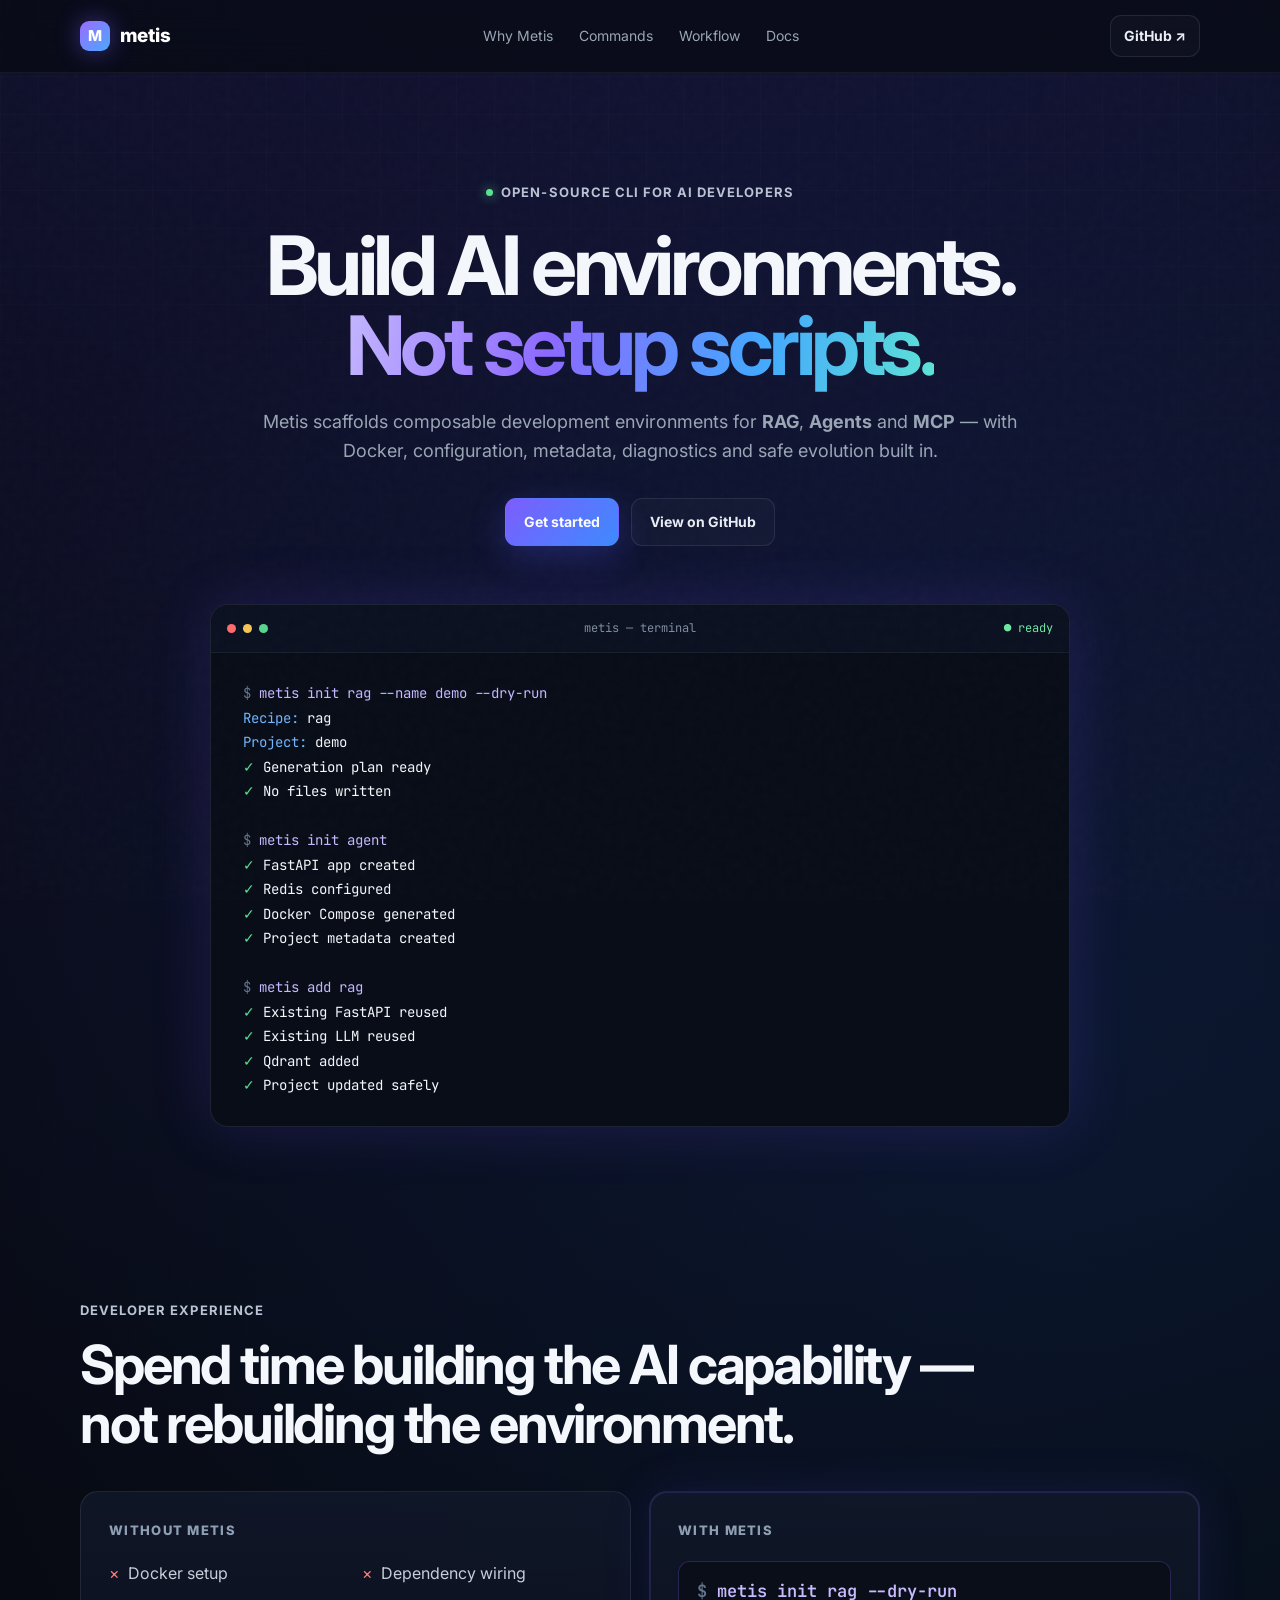
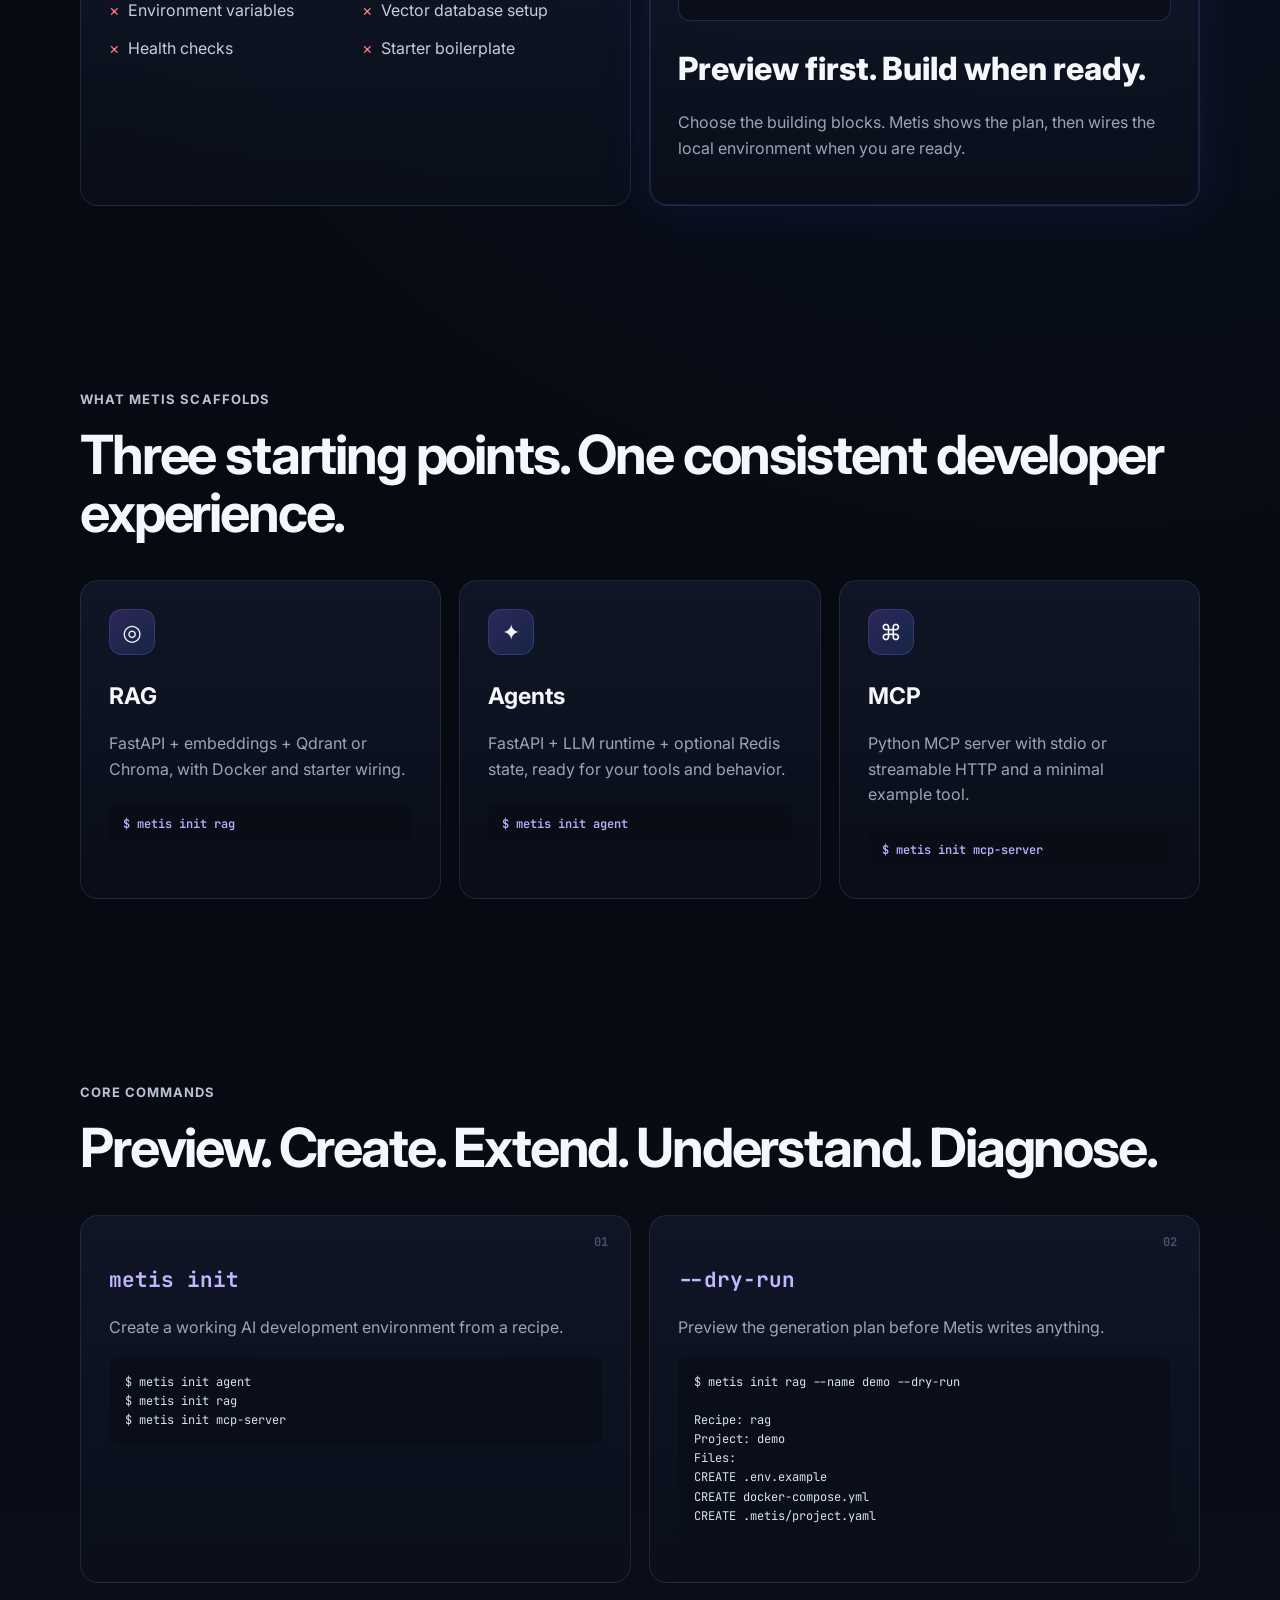
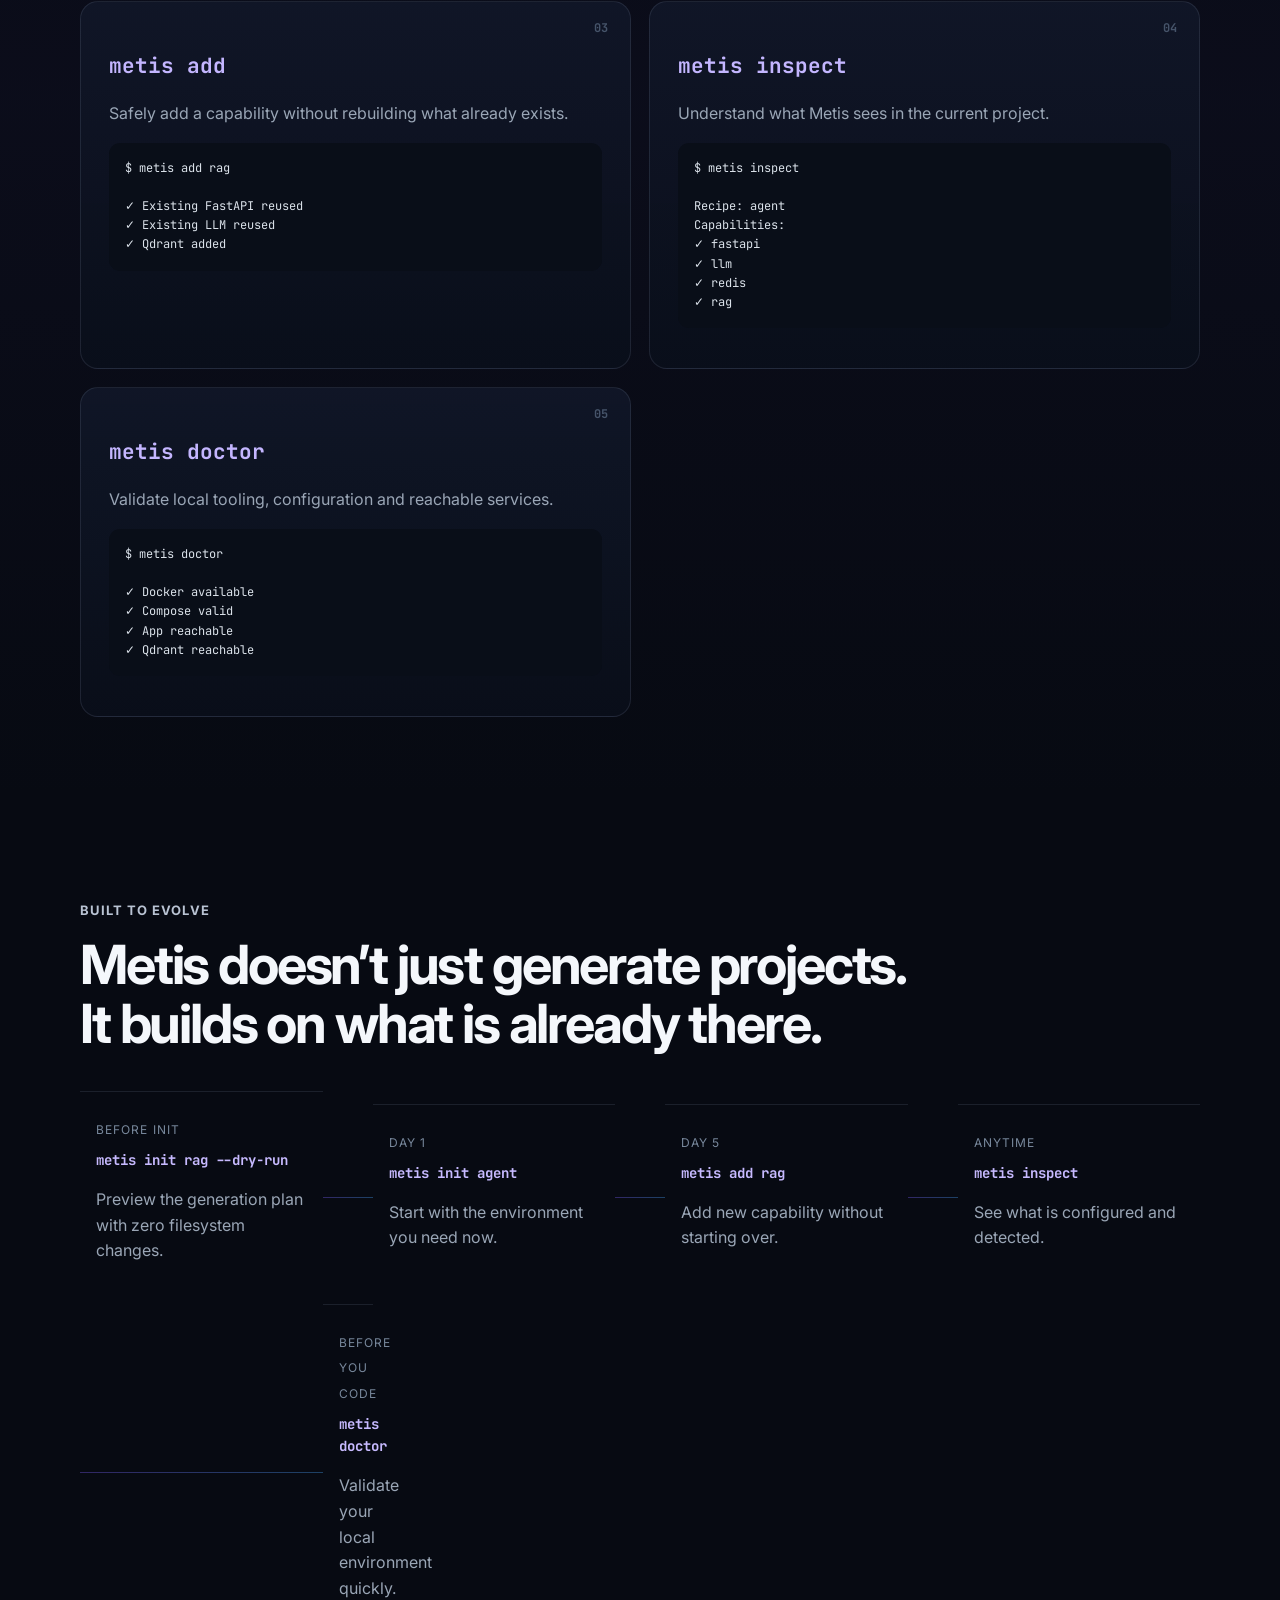
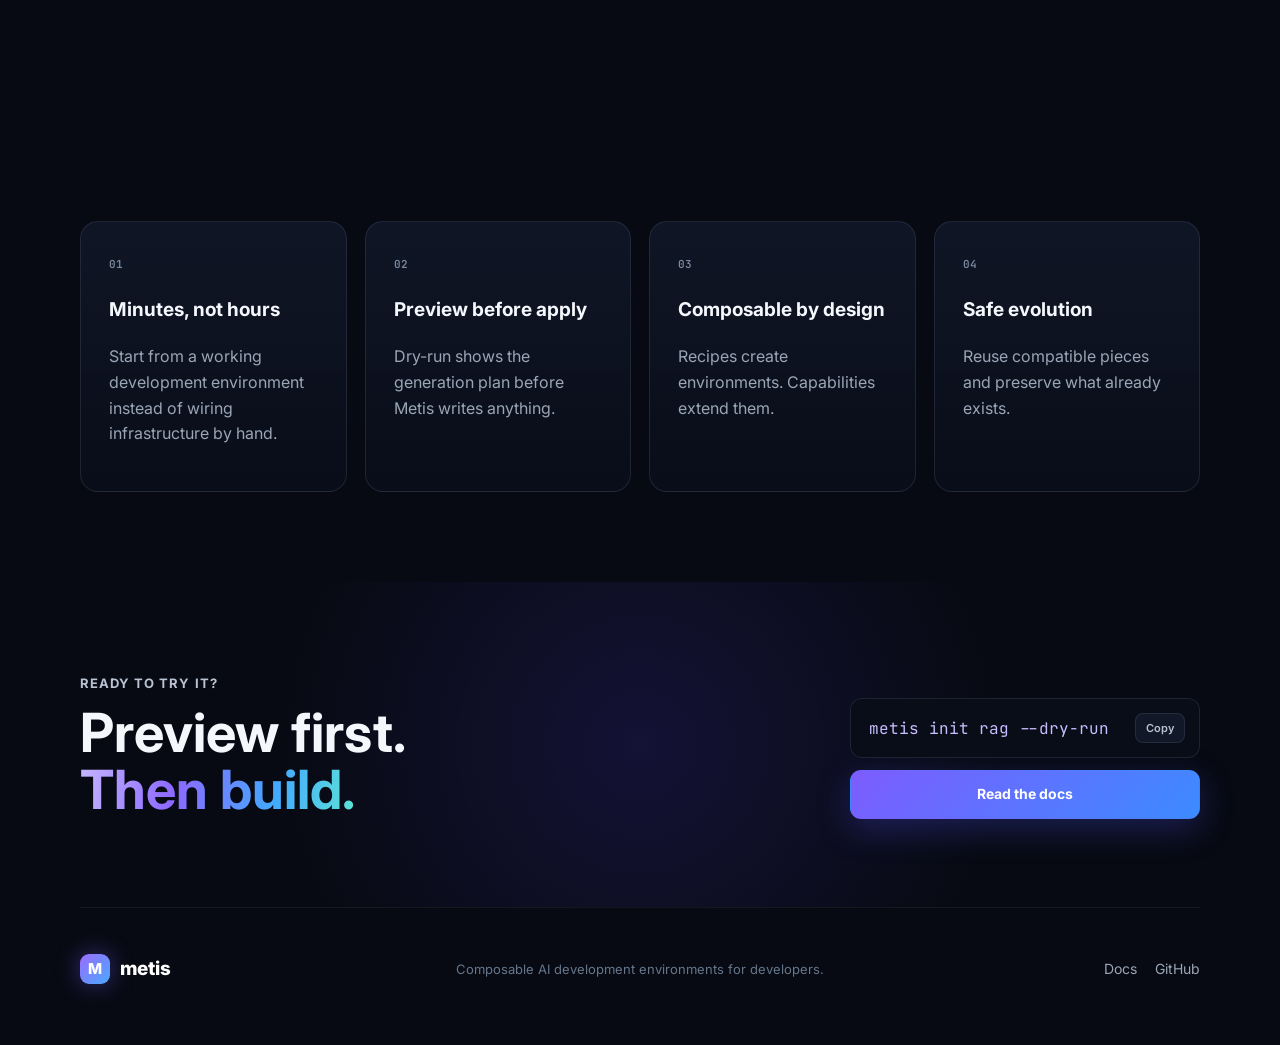
<file: docs/index.html>
<!doctype html>
<html lang="en">
<head>
  <meta charset="utf-8">
  <meta name="viewport" content="width=device-width,initial-scale=1">
  <meta name="description" content="Metis — composable AI development environments for RAG, Agents and MCP.">
  <title>Metis — Build AI environments, not setup scripts.</title>
  <link rel="stylesheet" href="styles.css">
</head>
<body>
  <div class="noise"></div>
  <header class="nav-wrap">
    <nav class="nav container">
      <a class="brand" href="index.html"><span class="brand-mark">M</span><span>metis</span></a>
      <div class="nav-links">
        <a href="#why">Why Metis</a>
        <a href="#commands">Commands</a>
        <a href="#workflow">Workflow</a>
        <a href="docs.html">Docs</a>
      </div>
      <a class="btn btn-small btn-ghost" href="https://github.com/rajeshsgr/metis" target="_blank">GitHub ↗</a>
    </nav>
  </header>
  <main>
    <section class="hero container">
      <div class="eyebrow"><span class="dot"></span> Open-source CLI for AI developers</div>
      <h1>Build AI environments.<br><span class="gradient-text">Not setup scripts.</span></h1>
      <p class="hero-copy">
        Metis scaffolds composable development environments for <strong>RAG</strong>, <strong>Agents</strong> and <strong>MCP</strong> —
        with Docker, configuration, metadata, diagnostics and safe evolution built in.
      </p>
      <div class="hero-actions">
        <a class="btn btn-primary" href="docs.html">Get started</a>
        <a class="btn btn-ghost" href="https://github.com/rajeshsgr/metis" target="_blank">View on GitHub</a>
      </div>
      <div class="terminal hero-terminal">
        <div class="terminal-top">
          <div class="lights"><i></i><i></i><i></i></div>
          <span>metis — terminal</span>
          <span class="terminal-status">● ready</span>
        </div>
        <pre><code><span class="muted">$</span> <span class="cmd">metis init rag --name demo --dry-run</span>
<span class="prompt">Recipe:</span> rag
<span class="prompt">Project:</span> demo
<span class="ok">✓</span> Generation plan ready
<span class="ok">✓</span> No files written

<span class="muted">$</span> <span class="cmd">metis init agent</span>
<span class="ok">✓</span> FastAPI app created
<span class="ok">✓</span> Redis configured
<span class="ok">✓</span> Docker Compose generated
<span class="ok">✓</span> Project metadata created

<span class="muted">$</span> <span class="cmd">metis add rag</span>
<span class="ok">✓</span> Existing FastAPI reused
<span class="ok">✓</span> Existing LLM reused
<span class="ok">✓</span> Qdrant added
<span class="ok">✓</span> Project updated safely</code></pre>
      </div>
    </section>

    <section id="why" class="section container">
      <div class="section-kicker">Developer experience</div>
      <h2>Spend time building the AI capability —<br>not rebuilding the environment.</h2>
      <div class="compare-grid">
        <div class="compare-card muted-card">
          <div class="card-label">Without Metis</div>
          <ul class="pain-list">
            <li>Docker setup</li>
            <li>Dependency wiring</li>
            <li>Environment variables</li>
            <li>Vector database setup</li>
            <li>Health checks</li>
            <li>Starter boilerplate</li>
          </ul>
        </div>
        <div class="compare-card glow-card">
          <div class="card-label">With Metis</div>
          <div class="single-command"><span class="muted">$</span> metis init rag --dry-run</div>
          <div class="ready">Preview first. Build when ready.</div>
          <p>Choose the building blocks. Metis shows the plan, then wires the local environment when you are ready.</p>
        </div>
      </div>
    </section>

    <section class="section container">
      <div class="section-kicker">What Metis scaffolds</div>
      <h2>Three starting points. One consistent developer experience.</h2>
      <div class="feature-grid">
        <article class="feature-card">
          <div class="icon">◎</div><h3>RAG</h3>
          <p>FastAPI + embeddings + Qdrant or Chroma, with Docker and starter wiring.</p>
          <div class="mini-code">$ metis init rag</div>
        </article>
        <article class="feature-card">
          <div class="icon">✦</div><h3>Agents</h3>
          <p>FastAPI + LLM runtime + optional Redis state, ready for your tools and behavior.</p>
          <div class="mini-code">$ metis init agent</div>
        </article>
        <article class="feature-card">
          <div class="icon">⌘</div><h3>MCP</h3>
          <p>Python MCP server with stdio or streamable HTTP and a minimal example tool.</p>
          <div class="mini-code">$ metis init mcp-server</div>
        </article>
      </div>
    </section>

    <section id="commands" class="section command-section">
      <div class="container">
        <div class="section-kicker">Core commands</div>
        <h2>Preview. Create. Extend. Understand. Diagnose.</h2>
        <div class="command-grid">
          <article class="command-card">
            <div class="command-number">01</div>
            <h3><span class="cmd-pill">metis init</span></h3>
            <p>Create a working AI development environment from a recipe.</p>
            <pre><code>$ metis init agent
$ metis init rag
$ metis init mcp-server</code></pre>
          </article>
          <article class="command-card">
            <div class="command-number">02</div>
            <h3><span class="cmd-pill">--dry-run</span></h3>
            <p>Preview the generation plan before Metis writes anything.</p>
            <pre><code>$ metis init rag --name demo --dry-run

Recipe: rag
Project: demo
Files:
CREATE .env.example
CREATE docker-compose.yml
CREATE .metis/project.yaml</code></pre>
          </article>
          <article class="command-card">
            <div class="command-number">03</div>
            <h3><span class="cmd-pill">metis add</span></h3>
            <p>Safely add a capability without rebuilding what already exists.</p>
            <pre><code>$ metis add rag

✓ Existing FastAPI reused
✓ Existing LLM reused
✓ Qdrant added</code></pre>
          </article>
          <article class="command-card">
            <div class="command-number">04</div>
            <h3><span class="cmd-pill">metis inspect</span></h3>
            <p>Understand what Metis sees in the current project.</p>
            <pre><code>$ metis inspect

Recipe: agent
Capabilities:
✓ fastapi
✓ llm
✓ redis
✓ rag</code></pre>
          </article>
          <article class="command-card">
            <div class="command-number">05</div>
            <h3><span class="cmd-pill">metis doctor</span></h3>
            <p>Validate local tooling, configuration and reachable services.</p>
            <pre><code>$ metis doctor

✓ Docker available
✓ Compose valid
✓ App reachable
✓ Qdrant reachable</code></pre>
          </article>
        </div>
      </div>
    </section>

    <section id="workflow" class="section container">
      <div class="section-kicker">Built to evolve</div>
      <h2>Metis doesn’t just generate projects.<br>It builds on what is already there.</h2>
      <div class="timeline">
        <div class="timeline-step"><span>Before init</span><strong>metis init rag --dry-run</strong><p>Preview the generation plan with zero filesystem changes.</p></div>
        <div class="timeline-line"></div>
        <div class="timeline-step"><span>Day 1</span><strong>metis init agent</strong><p>Start with the environment you need now.</p></div>
        <div class="timeline-line"></div>
        <div class="timeline-step"><span>Day 5</span><strong>metis add rag</strong><p>Add new capability without starting over.</p></div>
        <div class="timeline-line"></div>
        <div class="timeline-step"><span>Anytime</span><strong>metis inspect</strong><p>See what is configured and detected.</p></div>
        <div class="timeline-line"></div>
        <div class="timeline-step"><span>Before you code</span><strong>metis doctor</strong><p>Validate your local environment quickly.</p></div>
      </div>
    </section>

    <section class="section container">
      <div class="benefit-grid">
        <article><span>01</span><h3>Minutes, not hours</h3><p>Start from a working development environment instead of wiring infrastructure by hand.</p></article>
        <article><span>02</span><h3>Preview before apply</h3><p>Dry-run shows the generation plan before Metis writes anything.</p></article>
        <article><span>03</span><h3>Composable by design</h3><p>Recipes create environments. Capabilities extend them.</p></article>
        <article><span>04</span><h3>Safe evolution</h3><p>Reuse compatible pieces and preserve what already exists.</p></article>
      </div>
    </section>

    <section class="cta-section">
      <div class="container cta-inner">
        <div><div class="section-kicker">Ready to try it?</div><h2>Preview first.<br><span class="gradient-text">Then build.</span></h2></div>
        <div class="cta-actions">
          <div class="copy-box"><code>metis init rag --dry-run</code><button class="copy-button" data-copy="metis init rag --dry-run">Copy</button></div>
          <a class="btn btn-primary" href="docs.html">Read the docs</a>
        </div>
      </div>
    </section>
  </main>

  <footer class="footer container">
    <div class="brand"><span class="brand-mark">M</span><span>metis</span></div>
    <p>Composable AI development environments for developers.</p>
    <div class="footer-links"><a href="docs.html">Docs</a><a href="https://github.com/rajeshsgr/metis">GitHub</a></div>
  </footer>

  <script src="script.js"></script>
</body>
</html>
</file>
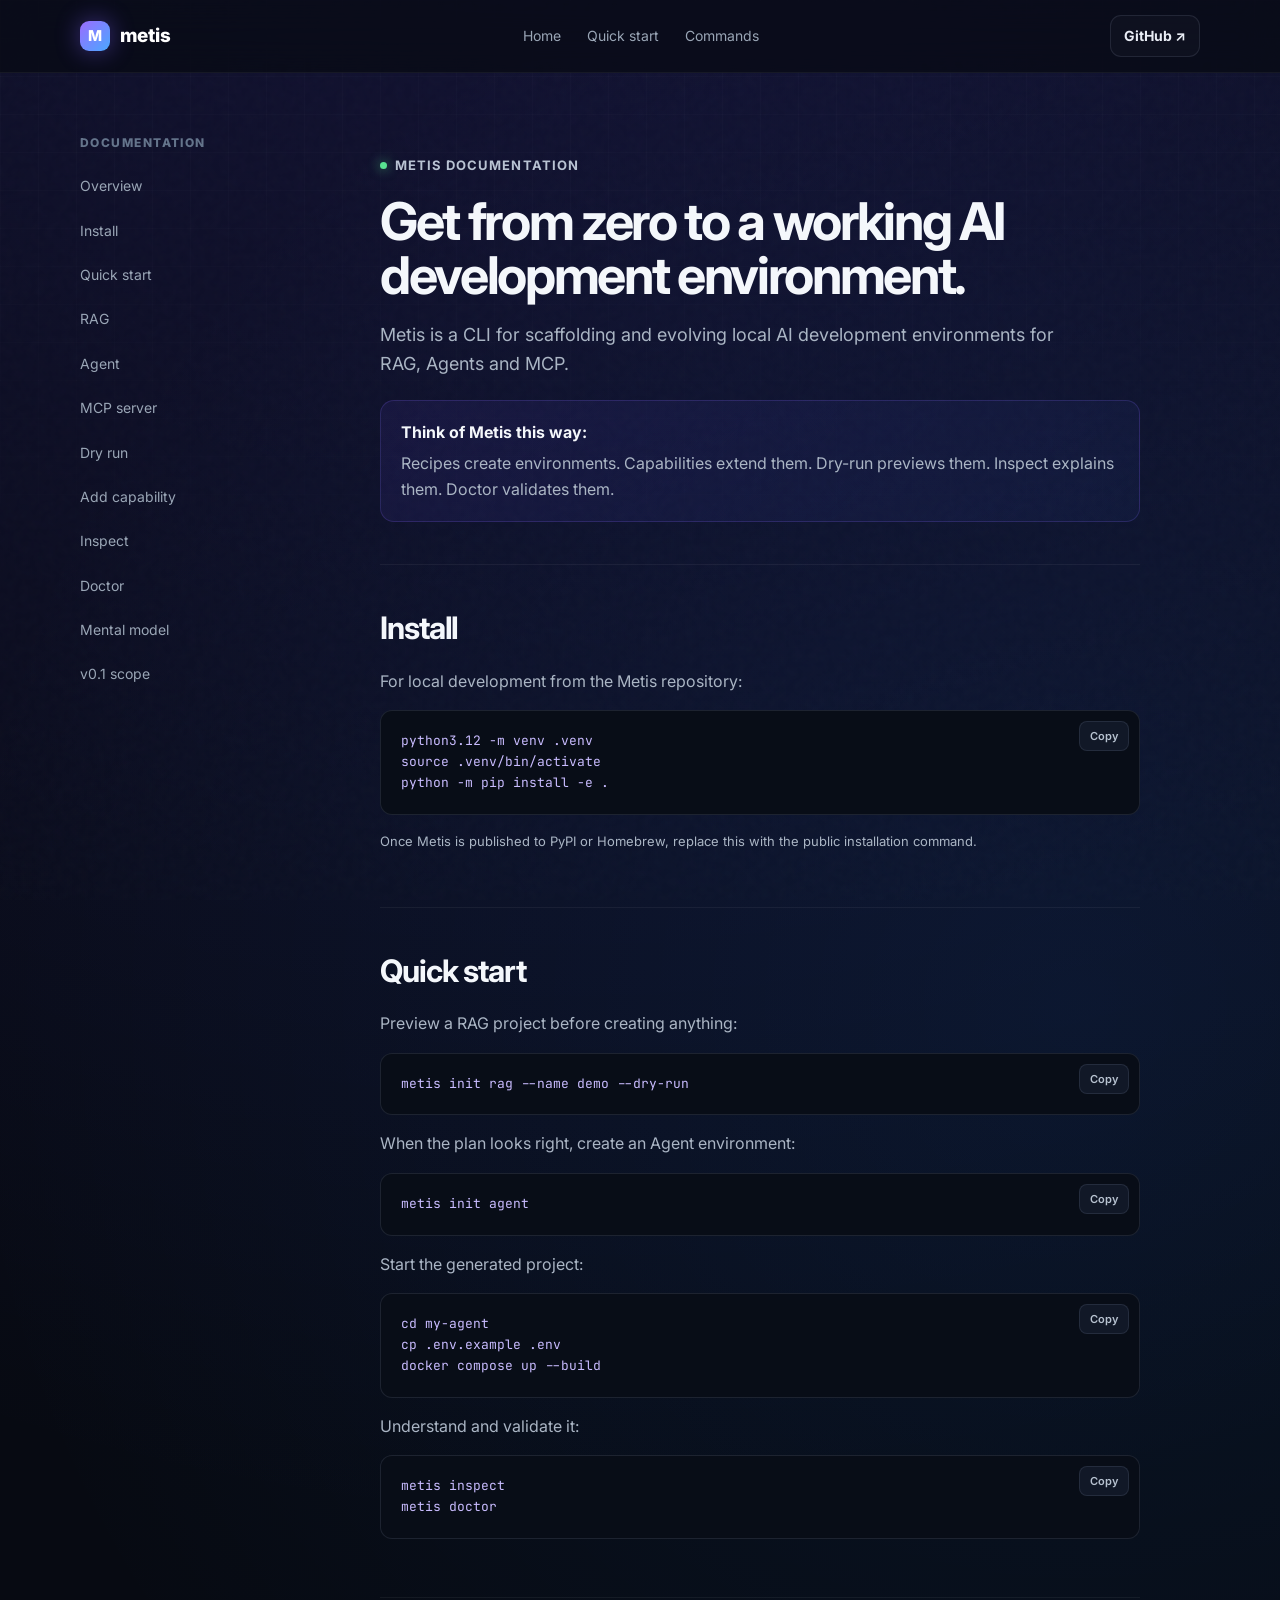
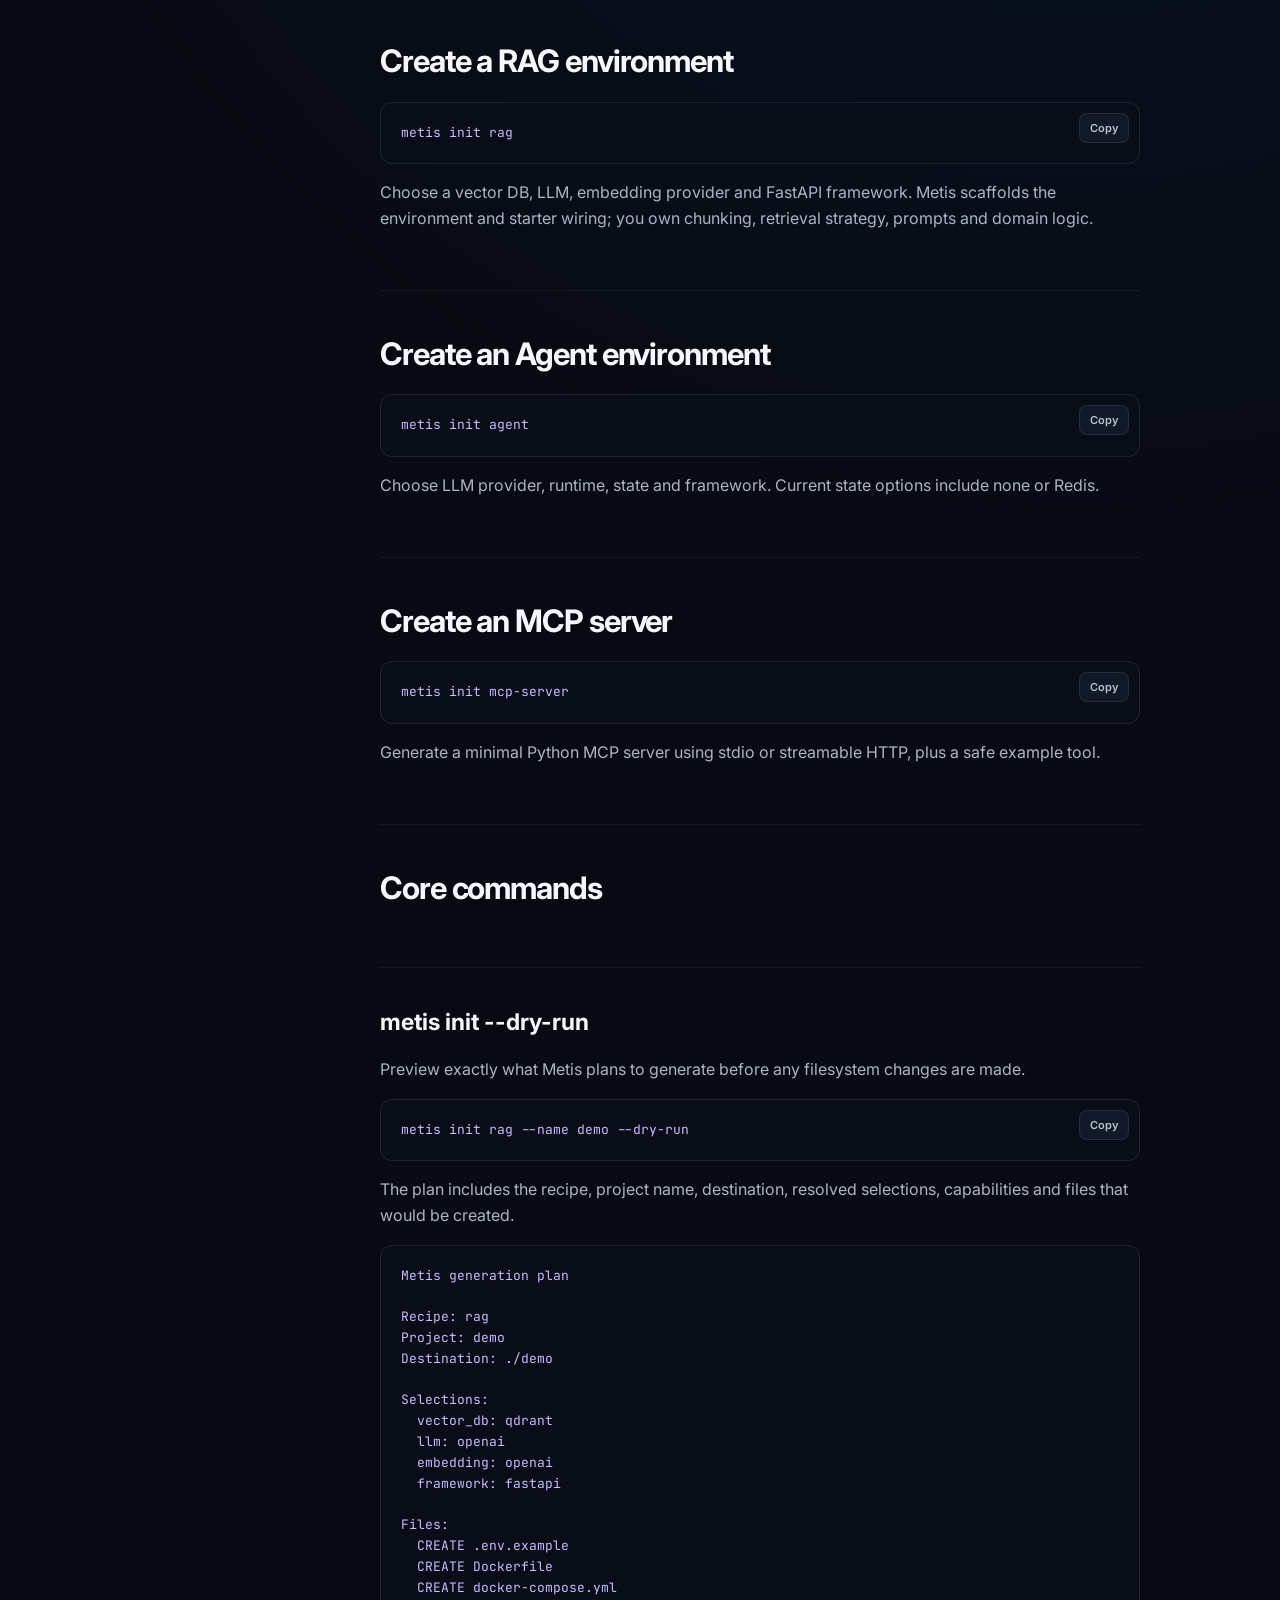
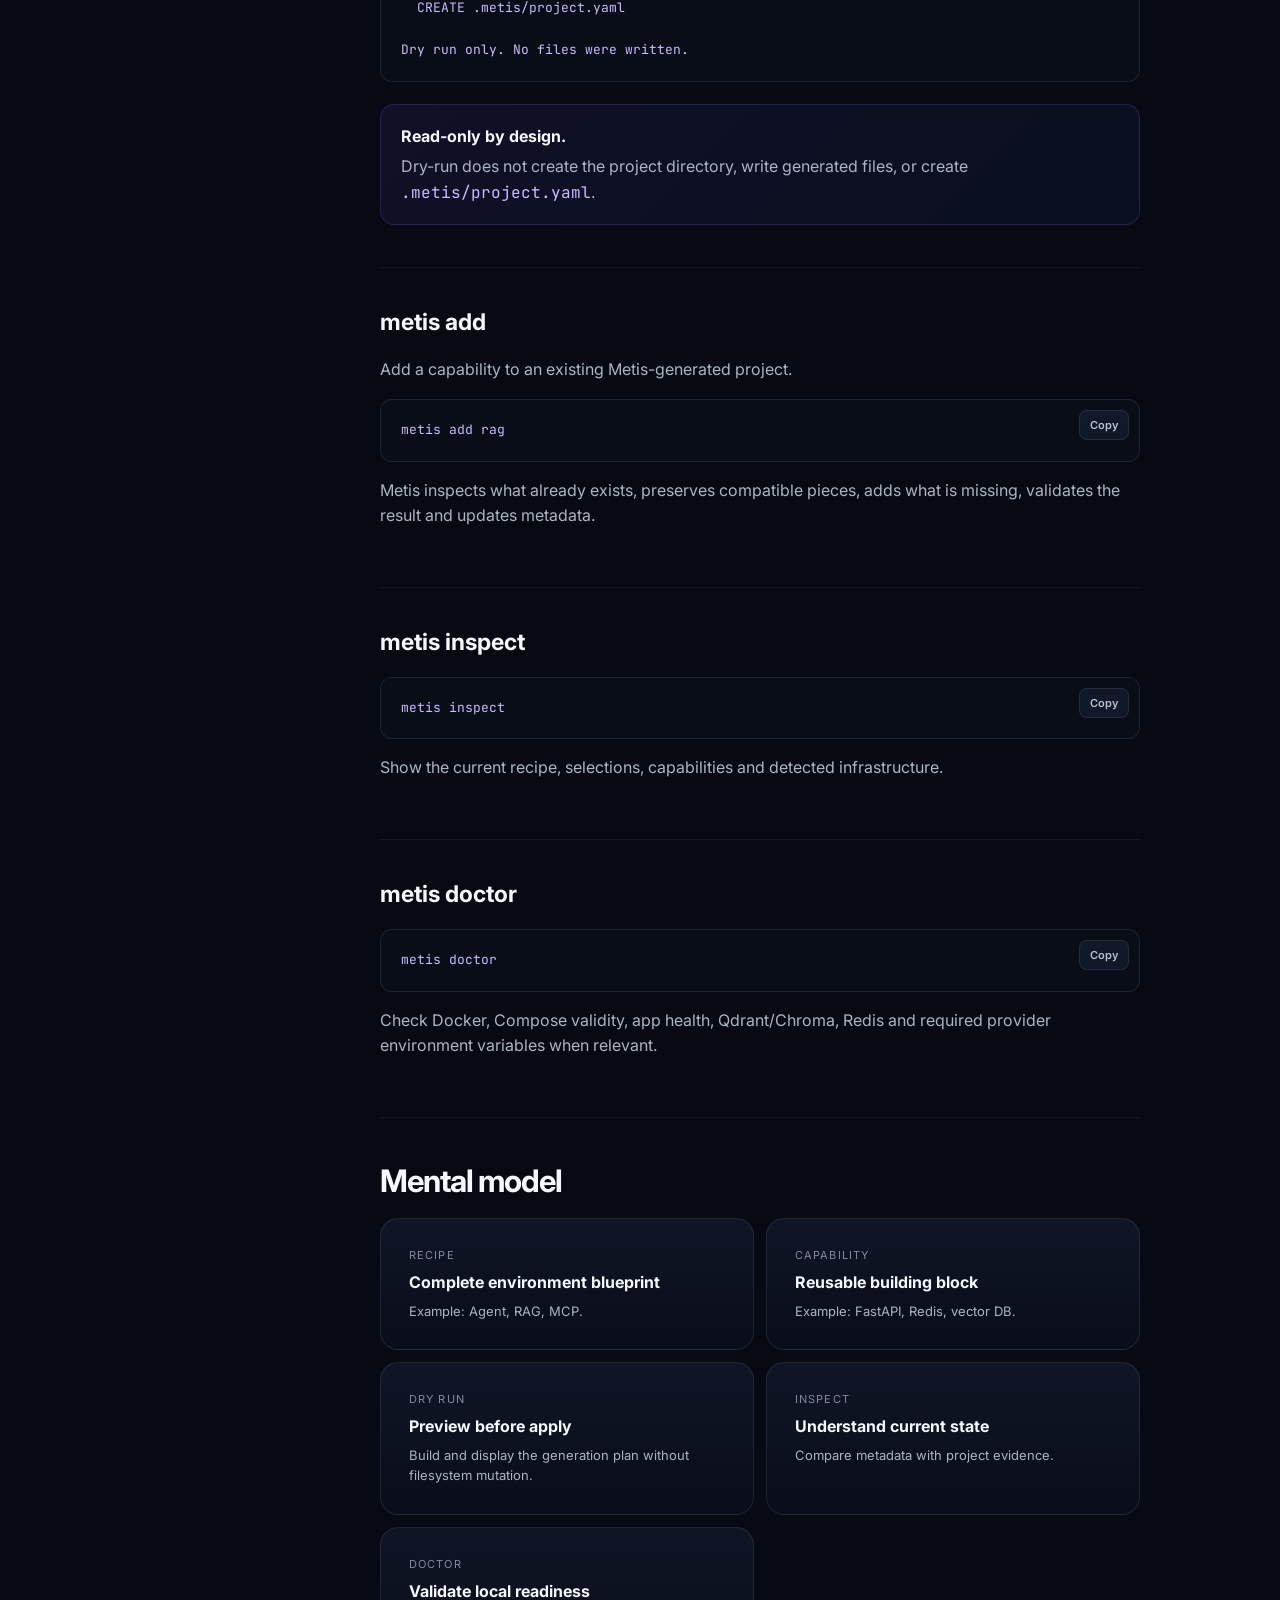
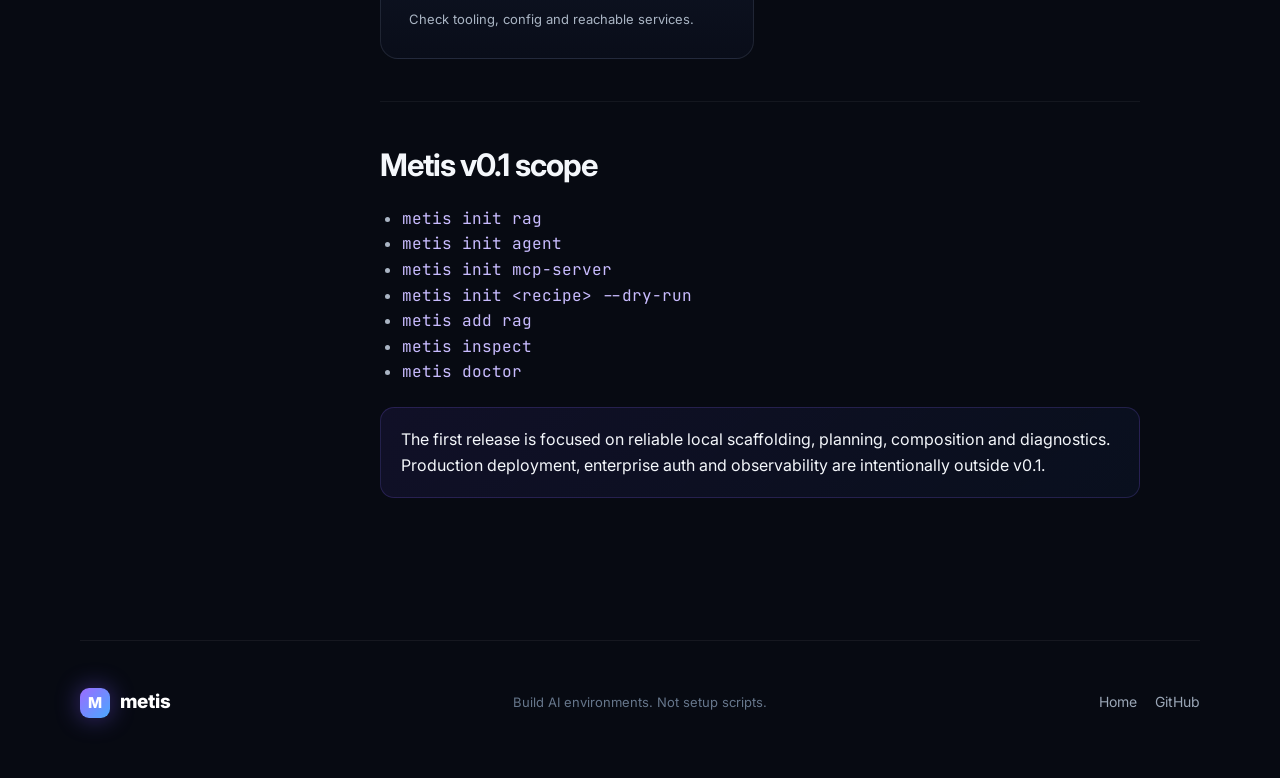
<file: docs/docs.html>
<!doctype html>
<html lang="en">
<head>
  <meta charset="utf-8">
  <meta name="viewport" content="width=device-width,initial-scale=1">
  <meta name="description" content="Metis documentation">
  <title>Metis Docs</title>
  <link rel="stylesheet" href="styles.css">
</head>
<body class="docs-body">
  <div class="noise"></div>
  <header class="nav-wrap">
    <nav class="nav container">
      <a class="brand" href="index.html"><span class="brand-mark">M</span><span>metis</span></a>
      <div class="nav-links"><a href="index.html">Home</a><a href="#quick-start">Quick start</a><a href="#commands-docs">Commands</a></div>
      <a class="btn btn-small btn-ghost" href="https://github.com/rajeshsgr/metis" target="_blank">GitHub ↗</a>
    </nav>
  </header>

  <main class="docs-layout container">
    <aside class="docs-sidebar">
      <div class="sidebar-title">Documentation</div>
      <a href="#overview">Overview</a><a href="#install">Install</a><a href="#quick-start">Quick start</a>
      <a href="#rag">RAG</a><a href="#agent">Agent</a><a href="#mcp">MCP server</a>
      <a href="#dry-run">Dry run</a><a href="#add">Add capability</a><a href="#inspect">Inspect</a><a href="#doctor">Doctor</a>
      <a href="#mental-model">Mental model</a><a href="#scope">v0.1 scope</a>
    </aside>

    <article class="docs-content">
      <section id="overview">
        <div class="eyebrow"><span class="dot"></span> Metis documentation</div>
        <h1>Get from zero to a working AI development environment.</h1>
        <p class="lead">Metis is a CLI for scaffolding and evolving local AI development environments for RAG, Agents and MCP.</p>
        <div class="docs-callout"><strong>Think of Metis this way:</strong><p>Recipes create environments. Capabilities extend them. Dry-run previews them. Inspect explains them. Doctor validates them.</p></div>
      </section>

      <section id="install">
        <h2>Install</h2>
        <p>For local development from the Metis repository:</p>
        <div class="code-block"><button class="copy-button" data-copy="python3.12 -m venv .venv&#10;source .venv/bin/activate&#10;python -m pip install -e .">Copy</button><pre><code>python3.12 -m venv .venv
source .venv/bin/activate
python -m pip install -e .</code></pre></div>
        <p class="docs-note">Once Metis is published to PyPI or Homebrew, replace this with the public installation command.</p>
      </section>

      <section id="quick-start">
        <h2>Quick start</h2>
        <p>Preview a RAG project before creating anything:</p>
        <div class="code-block"><button class="copy-button" data-copy="metis init rag --name demo --dry-run">Copy</button><pre><code>metis init rag --name demo --dry-run</code></pre></div>
        <p>When the plan looks right, create an Agent environment:</p>
        <div class="code-block"><button class="copy-button" data-copy="metis init agent">Copy</button><pre><code>metis init agent</code></pre></div>
        <p>Start the generated project:</p>
        <div class="code-block"><button class="copy-button" data-copy="cd my-agent&#10;cp .env.example .env&#10;docker compose up --build">Copy</button><pre><code>cd my-agent
cp .env.example .env
docker compose up --build</code></pre></div>
        <p>Understand and validate it:</p>
        <div class="code-block"><button class="copy-button" data-copy="metis inspect&#10;metis doctor">Copy</button><pre><code>metis inspect
metis doctor</code></pre></div>
      </section>

      <section id="rag">
        <h2>Create a RAG environment</h2>
        <div class="code-block"><button class="copy-button" data-copy="metis init rag">Copy</button><pre><code>metis init rag</code></pre></div>
        <p>Choose a vector DB, LLM, embedding provider and FastAPI framework. Metis scaffolds the environment and starter wiring; you own chunking, retrieval strategy, prompts and domain logic.</p>
      </section>

      <section id="agent">
        <h2>Create an Agent environment</h2>
        <div class="code-block"><button class="copy-button" data-copy="metis init agent">Copy</button><pre><code>metis init agent</code></pre></div>
        <p>Choose LLM provider, runtime, state and framework. Current state options include none or Redis.</p>
      </section>

      <section id="mcp">
        <h2>Create an MCP server</h2>
        <div class="code-block"><button class="copy-button" data-copy="metis init mcp-server">Copy</button><pre><code>metis init mcp-server</code></pre></div>
        <p>Generate a minimal Python MCP server using stdio or streamable HTTP, plus a safe example tool.</p>
      </section>

      <section id="commands-docs"><h2>Core commands</h2></section>

      <section id="dry-run">
        <h3>metis init --dry-run</h3>
        <p>Preview exactly what Metis plans to generate before any filesystem changes are made.</p>
        <div class="code-block"><button class="copy-button" data-copy="metis init rag --name demo --dry-run">Copy</button><pre><code>metis init rag --name demo --dry-run</code></pre></div>
        <p>The plan includes the recipe, project name, destination, resolved selections, capabilities and files that would be created.</p>
        <div class="code-block"><pre><code>Metis generation plan

Recipe: rag
Project: demo
Destination: ./demo

Selections:
  vector_db: qdrant
  llm: openai
  embedding: openai
  framework: fastapi

Files:
  CREATE .env.example
  CREATE Dockerfile
  CREATE docker-compose.yml
  CREATE .metis/project.yaml

Dry run only. No files were written.</code></pre></div>
        <div class="docs-callout"><strong>Read-only by design.</strong><p>Dry-run does not create the project directory, write generated files, or create <code>.metis/project.yaml</code>.</p></div>
      </section>

      <section id="add">
        <h3>metis add</h3>
        <p>Add a capability to an existing Metis-generated project.</p>
        <div class="code-block"><button class="copy-button" data-copy="metis add rag">Copy</button><pre><code>metis add rag</code></pre></div>
        <p>Metis inspects what already exists, preserves compatible pieces, adds what is missing, validates the result and updates metadata.</p>
      </section>

      <section id="inspect">
        <h3>metis inspect</h3>
        <div class="code-block"><button class="copy-button" data-copy="metis inspect">Copy</button><pre><code>metis inspect</code></pre></div>
        <p>Show the current recipe, selections, capabilities and detected infrastructure.</p>
      </section>

      <section id="doctor">
        <h3>metis doctor</h3>
        <div class="code-block"><button class="copy-button" data-copy="metis doctor">Copy</button><pre><code>metis doctor</code></pre></div>
        <p>Check Docker, Compose validity, app health, Qdrant/Chroma, Redis and required provider environment variables when relevant.</p>
      </section>

      <section id="mental-model">
        <h2>Mental model</h2>
        <div class="mental-grid">
          <div><span>Recipe</span><strong>Complete environment blueprint</strong><p>Example: Agent, RAG, MCP.</p></div>
          <div><span>Capability</span><strong>Reusable building block</strong><p>Example: FastAPI, Redis, vector DB.</p></div>
          <div><span>Dry run</span><strong>Preview before apply</strong><p>Build and display the generation plan without filesystem mutation.</p></div>
          <div><span>Inspect</span><strong>Understand current state</strong><p>Compare metadata with project evidence.</p></div>
          <div><span>Doctor</span><strong>Validate local readiness</strong><p>Check tooling, config and reachable services.</p></div>
        </div>
      </section>

      <section id="scope">
        <h2>Metis v0.1 scope</h2>
        <ul>
          <li><code>metis init rag</code></li>
          <li><code>metis init agent</code></li>
          <li><code>metis init mcp-server</code></li>
          <li><code>metis init &lt;recipe&gt; --dry-run</code></li>
          <li><code>metis add rag</code></li>
          <li><code>metis inspect</code></li>
          <li><code>metis doctor</code></li>
        </ul>
        <div class="docs-callout">The first release is focused on reliable local scaffolding, planning, composition and diagnostics. Production deployment, enterprise auth and observability are intentionally outside v0.1.</div>
      </section>
    </article>
  </main>

  <footer class="footer container">
    <div class="brand"><span class="brand-mark">M</span><span>metis</span></div>
    <p>Build AI environments. Not setup scripts.</p>
    <div class="footer-links"><a href="index.html">Home</a><a href="https://github.com/rajeshsgr/metis">GitHub</a></div>
  </footer>

  <script src="script.js"></script>
</body>
</html>
</file>
<file: docs/styles.css>
@import url('https://fonts.googleapis.com/css2?family=Inter:wght@400;500;600;700;800&family=JetBrains+Mono:wght@400;500;600&display=swap');
:root{--bg:#070a12;--panel:#0e1424;--border:rgba(148,163,184,.15);--text:#f4f7fb;--muted:#9aa6b6;--purple:#9b6cff;--blue:#4aa8ff;--green:#59e391;--shadow:0 0 60px rgba(111,76,255,.18)}
*{box-sizing:border-box}html{scroll-behavior:smooth}body{margin:0;font-family:Inter,system-ui,sans-serif;background:radial-gradient(circle at 50% -10%,rgba(89,70,255,.18),transparent 34%),radial-gradient(circle at 84% 18%,rgba(25,135,255,.09),transparent 24%),var(--bg);color:var(--text);line-height:1.6}
body:before{content:"";position:fixed;inset:0;background-image:linear-gradient(rgba(255,255,255,.018) 1px,transparent 1px),linear-gradient(90deg,rgba(255,255,255,.018) 1px,transparent 1px);background-size:38px 38px;pointer-events:none;mask-image:linear-gradient(to bottom,black,transparent 80%)}
.noise{position:fixed;inset:0;pointer-events:none;opacity:.04;background-image:url("data:image/svg+xml,%3Csvg viewBox='0 0 120 120' xmlns='http://www.w3.org/2000/svg'%3E%3Cfilter id='n'%3E%3CfeTurbulence type='fractalNoise' baseFrequency='.9' numOctaves='2' stitchTiles='stitch'/%3E%3C/filter%3E%3Crect width='100%25' height='100%25' filter='url(%23n)' opacity='.5'/%3E%3C/svg%3E")}
.container{width:min(1120px,calc(100% - 40px));margin:0 auto}.nav-wrap{position:sticky;top:0;z-index:20;background:rgba(7,10,18,.72);backdrop-filter:blur(18px);border-bottom:1px solid rgba(255,255,255,.05)}.nav{height:72px;display:flex;align-items:center;justify-content:space-between}
.brand{display:flex;align-items:center;gap:10px;text-decoration:none;color:white;font-weight:800;font-size:19px}.brand-mark{display:grid;place-items:center;width:30px;height:30px;border-radius:9px;background:linear-gradient(135deg,var(--purple),var(--blue));box-shadow:0 0 24px rgba(122,91,255,.45);font-size:15px}.nav-links{display:flex;gap:26px}.nav-links a,.footer a,.docs-sidebar a{color:var(--muted);text-decoration:none;font-size:14px}.nav-links a:hover,.footer a:hover,.docs-sidebar a:hover{color:white}
.btn{display:inline-flex;align-items:center;justify-content:center;padding:12px 18px;border-radius:11px;text-decoration:none;font-weight:700;font-size:14px;border:1px solid transparent;transition:.2s}.btn:hover{transform:translateY(-1px)}.btn-small{padding:9px 13px}.btn-primary{color:white;background:linear-gradient(135deg,#7d5cff,#3c8bff);box-shadow:0 10px 34px rgba(81,86,255,.28)}.btn-ghost{color:#e9edf5;border-color:var(--border);background:rgba(255,255,255,.025)}
.hero{padding:105px 0 80px;text-align:center}.eyebrow,.section-kicker{display:inline-flex;align-items:center;gap:8px;color:#b9c3d3;font-size:13px;font-weight:700;letter-spacing:.08em;text-transform:uppercase}.dot{width:7px;height:7px;border-radius:999px;background:var(--green);box-shadow:0 0 12px rgba(89,227,145,.8)}.hero h1{font-size:clamp(48px,7vw,82px);line-height:.98;margin:22px auto;letter-spacing:-.055em;max-width:940px}.gradient-text{background:linear-gradient(100deg,#c5b7ff 0%,#8c69ff 35%,#43a8ff 70%,#5de4d5 100%);-webkit-background-clip:text;background-clip:text;color:transparent}.hero-copy{max-width:780px;margin:0 auto;color:var(--muted);font-size:18px}.hero-actions{display:flex;gap:12px;justify-content:center;margin-top:32px}
.terminal{background:#080d18;border:1px solid var(--border);border-radius:18px;overflow:hidden;box-shadow:var(--shadow)}.hero-terminal{max-width:860px;margin:58px auto 0;text-align:left}.terminal-top{height:48px;display:grid;grid-template-columns:1fr auto 1fr;align-items:center;padding:0 16px;color:#7f8da1;font-family:"JetBrains Mono",monospace;font-size:12px;border-bottom:1px solid rgba(255,255,255,.06);background:#0b1120}.lights{display:flex;gap:7px}.lights i{width:9px;height:9px;border-radius:50%;background:#334155}.lights i:first-child{background:#ff6b6b}.lights i:nth-child(2){background:#f6c453}.lights i:nth-child(3){background:#58d68d}.terminal-status{justify-self:end;color:#6ee7a2}pre,code{font-family:"JetBrains Mono",monospace}.terminal pre{margin:0;padding:28px 32px;overflow:auto;font-size:14px;line-height:1.75}.cmd{color:#c5b8ff}.prompt{color:#71b6ff}.ok{color:var(--green)}.muted{color:#64748b}
.section{padding:90px 0}.section h2{font-size:clamp(34px,5vw,54px);line-height:1.08;letter-spacing:-.04em;margin:14px 0 38px}.compare-grid,.feature-grid,.benefit-grid,.command-grid{display:grid;gap:18px}.compare-grid{grid-template-columns:1fr 1fr}.compare-card,.feature-card,.command-card,.benefit-grid article,.mental-grid>div{border:1px solid var(--border);border-radius:18px;background:linear-gradient(180deg,rgba(18,25,43,.78),rgba(10,15,27,.82));padding:28px}.glow-card{box-shadow:inset 0 0 0 1px rgba(122,91,255,.18),0 0 50px rgba(97,71,255,.12)}.card-label{font-size:13px;text-transform:uppercase;letter-spacing:.1em;color:#8fa0b5;font-weight:800;margin-bottom:20px}.pain-list{display:grid;grid-template-columns:1fr 1fr;gap:12px;padding:0;list-style:none;color:#c6ced9}.pain-list li:before{content:"×";color:#ff7b7b;margin-right:8px}.single-command{padding:18px;border:1px solid rgba(134,105,255,.25);background:#090e19;border-radius:12px;font:600 17px "JetBrains Mono";color:#c8bbff}.ready{font-size:32px;font-weight:800;margin:22px 0 4px}.glow-card p,.feature-card p,.benefit-grid p,.timeline-step p,.command-card p{color:var(--muted)}
.feature-grid{grid-template-columns:repeat(3,1fr)}.feature-card .icon{width:46px;height:46px;display:grid;place-items:center;border-radius:13px;background:linear-gradient(135deg,rgba(147,93,255,.25),rgba(45,156,255,.15));border:1px solid rgba(135,112,255,.24);font-size:22px}.feature-card h3{font-size:23px;margin-bottom:8px}.mini-code{margin-top:22px;padding:12px 14px;border-radius:9px;background:#080d16;color:#bbaeff;font:600 12px "JetBrains Mono"}
.command-section{background:linear-gradient(180deg,transparent,rgba(61,45,126,.08),transparent)}.command-grid{grid-template-columns:1fr 1fr}.command-card{position:relative}.command-number{position:absolute;right:22px;top:18px;font:700 12px "JetBrains Mono";color:#46546a}.cmd-pill{font-family:"JetBrains Mono";font-size:21px;color:#c4b6ff}.command-card pre{background:#090e18;border-radius:11px;padding:16px;overflow:auto;color:#dbe2ea;font-size:12px}
.timeline{display:grid;grid-template-columns:1fr 50px 1fr 50px 1fr 50px 1fr;align-items:center}.timeline-line{height:1px;background:linear-gradient(90deg,rgba(126,93,255,.35),rgba(70,168,255,.35))}.timeline-step{padding:24px 16px;border-top:1px solid var(--border)}.timeline-step span{font-size:12px;color:#78889c;text-transform:uppercase;letter-spacing:.09em}.timeline-step strong{display:block;margin-top:7px;font-family:"JetBrains Mono";font-size:14px;color:#c7baff}.benefit-grid{grid-template-columns:repeat(4,1fr)}.benefit-grid article span{font:600 11px "JetBrains Mono";color:#7a8ba1}.benefit-grid article h3{font-size:19px}
.cta-section{padding:88px 0;background:radial-gradient(circle at 50% 50%,rgba(97,64,255,.15),transparent 55%)}.cta-inner{display:flex;align-items:end;justify-content:space-between;gap:30px}.cta-inner h2{font-size:54px;line-height:1.05;margin:10px 0 0}.cta-actions{display:flex;flex-direction:column;gap:12px;min-width:350px}.copy-box,.code-block{position:relative;background:#080d17;border:1px solid var(--border);border-radius:12px}.copy-box{display:flex;justify-content:space-between;align-items:center;padding:14px 14px 14px 18px}.copy-box code{color:#c9bcff}.copy-button{border:1px solid var(--border);background:#111827;color:#b7c2d0;border-radius:8px;padding:7px 10px;font:600 11px Inter;cursor:pointer}.copy-button:hover{color:white;border-color:rgba(155,108,255,.45)}
.footer{padding:38px 0 52px;display:grid;grid-template-columns:1fr auto 1fr;align-items:center;border-top:1px solid rgba(255,255,255,.06)}.footer p{color:#66768b;font-size:13px}.footer-links{justify-self:end;display:flex;gap:18px}
.docs-layout{display:grid;grid-template-columns:230px minmax(0,760px);gap:70px;padding-top:60px;padding-bottom:100px}.docs-sidebar{position:sticky;top:108px;height:max-content;display:flex;flex-direction:column;gap:10px}.sidebar-title{font-size:12px;text-transform:uppercase;letter-spacing:.12em;font-weight:800;color:#64748b;margin-bottom:7px}.docs-sidebar a{padding:6px 0}.docs-content section{padding:18px 0 42px;border-bottom:1px solid rgba(255,255,255,.055)}.docs-content section:last-child{border-bottom:0}.docs-content h1{font-size:52px;line-height:1.04;letter-spacing:-.045em;margin:18px 0}.docs-content h2{font-size:31px;letter-spacing:-.035em;margin:20px 0 13px}.docs-content h3{font-size:23px;margin:18px 0 8px}.docs-content p,.docs-content li{color:#aab5c4}.docs-content .lead{font-size:18px;max-width:700px}.docs-content code{color:#c9bcff}.docs-content ul{padding-left:22px}.docs-callout{margin-top:22px;border:1px solid rgba(134,102,255,.2);background:linear-gradient(135deg,rgba(114,76,255,.09),rgba(61,125,255,.05));border-radius:14px;padding:19px 20px}.docs-callout p{margin:5px 0 0}.docs-note{font-size:13px}.code-block{margin:16px 0}.code-block pre{padding:20px;margin:0;overflow:auto;font-size:13px}.code-block .copy-button{position:absolute;right:10px;top:10px}.mental-grid{display:grid;grid-template-columns:1fr 1fr;gap:12px}.mental-grid span{display:block;font-size:11px;text-transform:uppercase;letter-spacing:.1em;color:#7e8ca0}.mental-grid strong{display:block;font-size:16px;margin:5px 0}.mental-grid p{margin:0;font-size:13px}
@media(max-width:900px){.nav-links{display:none}.compare-grid,.feature-grid,.command-grid,.benefit-grid{grid-template-columns:1fr}.timeline{grid-template-columns:1fr}.timeline-line{display:none}.cta-inner{align-items:flex-start;flex-direction:column}.cta-actions{min-width:0;width:100%}.footer{grid-template-columns:1fr;gap:14px}.footer-links{justify-self:start}.docs-layout{grid-template-columns:1fr;gap:0}.docs-sidebar{display:none}}
@media(max-width:600px){.container{width:min(100% - 28px,1120px)}.hero{padding-top:78px}.hero h1{font-size:48px}.hero-copy{font-size:16px}.hero-actions{flex-direction:column}.terminal pre{padding:20px;font-size:12px}.section{padding:68px 0}.section h2{font-size:36px}.cta-inner h2{font-size:42px}.docs-content h1{font-size:40px}.mental-grid{grid-template-columns:1fr}}
</file>
